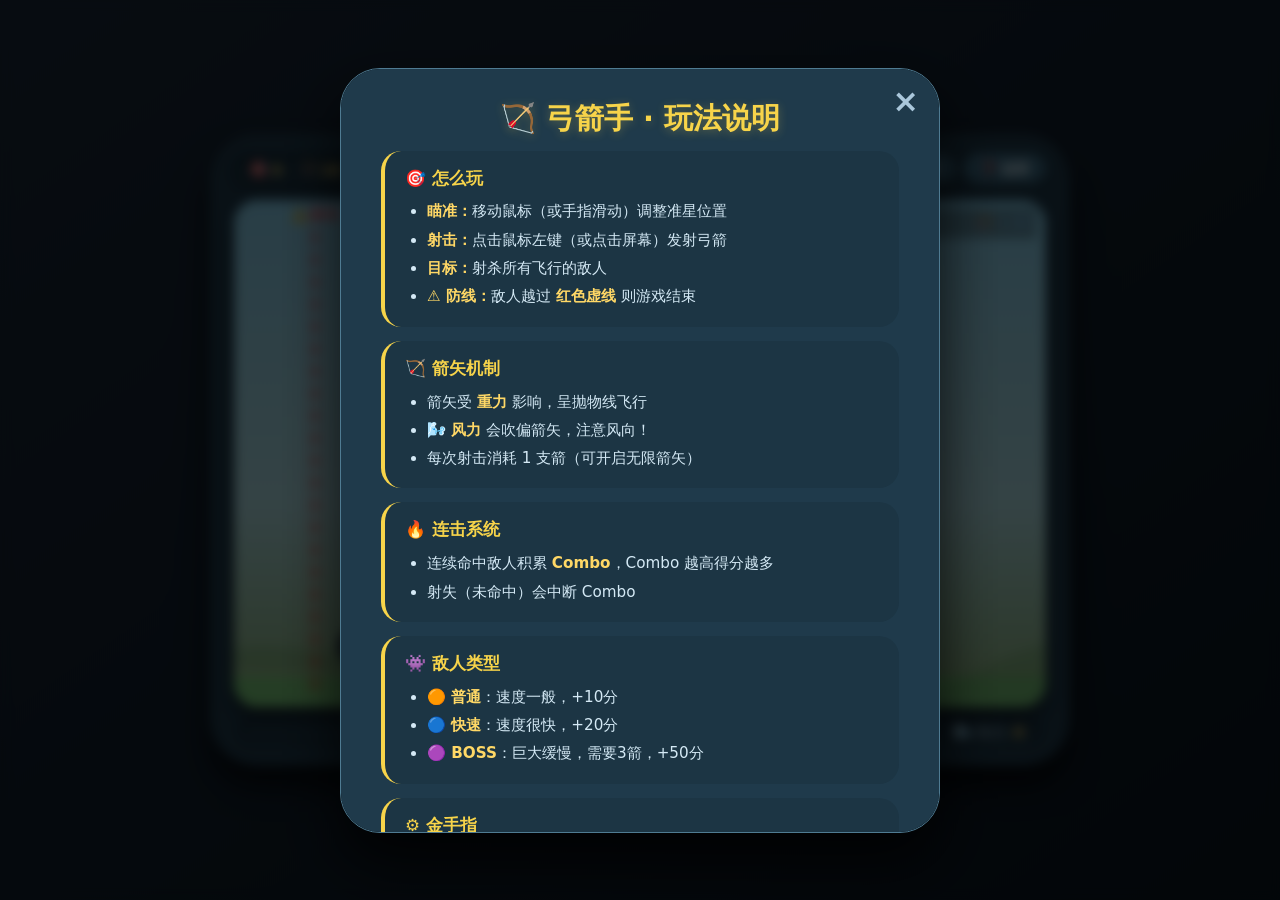
<file: gong_jian_shou/index.html>
<!DOCTYPE html>
<html lang="zh">
<head>
    <meta charset="UTF-8">
    <meta name="viewport" content="width=device-width, initial-scale=1.0, maximum-scale=1.0, user-scalable=no">
    <title>🏹 弓箭手 · 射击游戏</title>
    <link rel="stylesheet" href="style.css">
</head>
<body>
    <div class="game-wrapper">
        <div class="game-container">
            <!-- 顶部信息栏 -->
            <div class="header">
                <div class="stats">
                    <span>🎯 <span id="scoreDisplay">0</span></span>
                    <span>🏹 <span id="arrowsDisplay">20</span></span>
                    <span>🔥 <span id="comboDisplay">0</span></span>
                    <span>🏆 <span id="bestDisplay">0</span></span>
                    <span id="cheatBadge" style="display:none;color:#ff6b6b;">⚡作弊</span>
                </div>
                <div class="controls">
                    <button id="settingsBtn">⚙️</button>
                    <button id="restartBtn">🔄 重来</button>
                    <button id="helpBtn">❓ 说明</button>
                </div>
            </div>

            <!-- 游戏画布 -->
            <canvas id="gameCanvas" width="800" height="500"></canvas>

            <!-- 底部状态栏 -->
            <div class="footer">
                <div id="statusBar" class="status-bar">
                    🎯 鼠标移动瞄准 · 左键射击
                </div>
                <div class="wind-display">
                    🌬️ 风力: <span id="windDisplay">0</span>
                </div>
            </div>
        </div>

        <!-- ===== 设置面板 ===== -->
        <div id="settingsModal" class="modal">
            <div class="modal-content settings-content">
                <span id="closeSettings" class="close">&times;</span>
                <h2>⚙️ 游戏设置</h2>
                <div class="settings-body">
                    <div class="settings-group">
                        <h3>🎯 金手指（开启后不计成绩）</h3>
                        <div class="setting-row">
                            <label>🏹 无限箭矢</label>
                            <button id="infiniteArrowsBtn" class="toggle-btn off">关闭</button>
                        </div>
                        <div class="setting-row">
                            <label>🛡️ 无敌模式（敌人无法到达终点）</label>
                            <button id="godModeBtn" class="toggle-btn off">关闭</button>
                        </div>
                        <div class="setting-row">
                            <label>💀 一击必杀</label>
                            <button id="oneHitKillBtn" class="toggle-btn off">关闭</button>
                        </div>
                        <div class="setting-row cheat-indicator">
                            ⚠️ 开启金手指将 <strong style="color:#ff6b6b;">不计入最高分</strong>
                        </div>
                    </div>
                    <div class="settings-group">
                        <h3>🎵 音效</h3>
                        <div class="setting-row">
                            <label>音效开关</label>
                            <button id="soundToggleBtn" class="toggle-btn on">🔊 开启</button>
                        </div>
                    </div>
                    <div class="settings-group">
                        <h3>🎨 显示</h3>
                        <div class="setting-row">
                            <label>显示防线</label>
                            <button id="showLineBtn" class="toggle-btn on">✅ 显示</button>
                        </div>
                    </div>
                </div>
                <button id="closeSettingsBtn" class="help-close-btn">确定</button>
            </div>
        </div>

        <!-- ===== 玩法说明弹窗 ===== -->
        <div id="helpModal" class="modal">
            <div class="modal-content">
                <span id="closeHelp" class="close">&times;</span>
                <h2>🏹 弓箭手 · 玩法说明</h2>
                <div class="help-body">
                    <div class="help-section">
                        <h3>🎯 怎么玩</h3>
                        <ul>
                            <li><strong>瞄准：</strong>移动鼠标（或手指滑动）调整准星位置</li>
                            <li><strong>射击：</strong>点击鼠标左键（或点击屏幕）发射弓箭</li>
                            <li><strong>目标：</strong>射杀所有飞行的敌人</li>
                            <li><strong>⚠️ 防线：</strong>敌人越过 <strong>红色虚线</strong> 则游戏结束</li>
                        </ul>
                    </div>
                    <div class="help-section">
                        <h3>🏹 箭矢机制</h3>
                        <ul>
                            <li>箭矢受 <strong>重力</strong> 影响，呈抛物线飞行</li>
                            <li><strong>🌬️ 风力</strong> 会吹偏箭矢，注意风向！</li>
                            <li>每次射击消耗 1 支箭（可开启无限箭矢）</li>
                        </ul>
                    </div>
                    <div class="help-section">
                        <h3>🔥 连击系统</h3>
                        <ul>
                            <li>连续命中敌人积累 <strong>Combo</strong>，Combo 越高得分越多</li>
                            <li>射失（未命中）会中断 Combo</li>
                        </ul>
                    </div>
                    <div class="help-section">
                        <h3>👾 敌人类型</h3>
                        <ul>
                            <li><strong>🟠 普通</strong>：速度一般，+10分</li>
                            <li><strong>🔵 快速</strong>：速度很快，+20分</li>
                            <li><strong>🟣 BOSS</strong>：巨大缓慢，需要3箭，+50分</li>
                        </ul>
                    </div>
                    <div class="help-section">
                        <h3>⚙️ 金手指</h3>
                        <ul>
                            <li><strong>无限箭矢</strong>：箭矢用不完</li>
                            <li><strong>无敌模式</strong>：敌人越过防线也不结束</li>
                            <li><strong>一击必杀</strong>：一箭消灭任何敌人</li>
                            <li>⚠️ 开启金手指 <strong style="color:#ff6b6b;">不计入最高分</strong></li>
                        </ul>
                    </div>
                </div>
                <button id="closeHelpBtn" class="help-close-btn">开始射箭！</button>
            </div>
        </div>

        <!-- ===== 游戏结束弹窗 ===== -->
        <div id="gameOverModal" class="modal">
            <div class="modal-content gameover-content">
                <h2 id="gameOverTitle">💔 游戏结束</h2>
                <p id="gameOverReason" style="color:#b3d9ec;margin-bottom:12px;"></p>
                <div class="gameover-stats">
                    <div class="go-row"><span>最终得分</span><span id="finalScore">0</span></div>
                    <div class="go-row"><span>最高纪录</span><span id="finalBest">0</span></div>
                    <div class="go-row"><span>最大连击</span><span id="finalCombo">0</span></div>
                    <div class="go-row"><span>击杀数</span><span id="finalKills">0</span></div>
                    <div class="go-row" id="cheatWarning" style="display:none;color:#ff6b6b;">
                        <span>⚠️ 金手指模式</span>
                        <span>不计入成绩</span>
                    </div>
                </div>
                <button id="restartFromGameOverBtn" class="help-close-btn">🔄 再来一局</button>
            </div>
        </div>
    </div>

    <script src="script.js"></script>
</body>
</html>
</file>
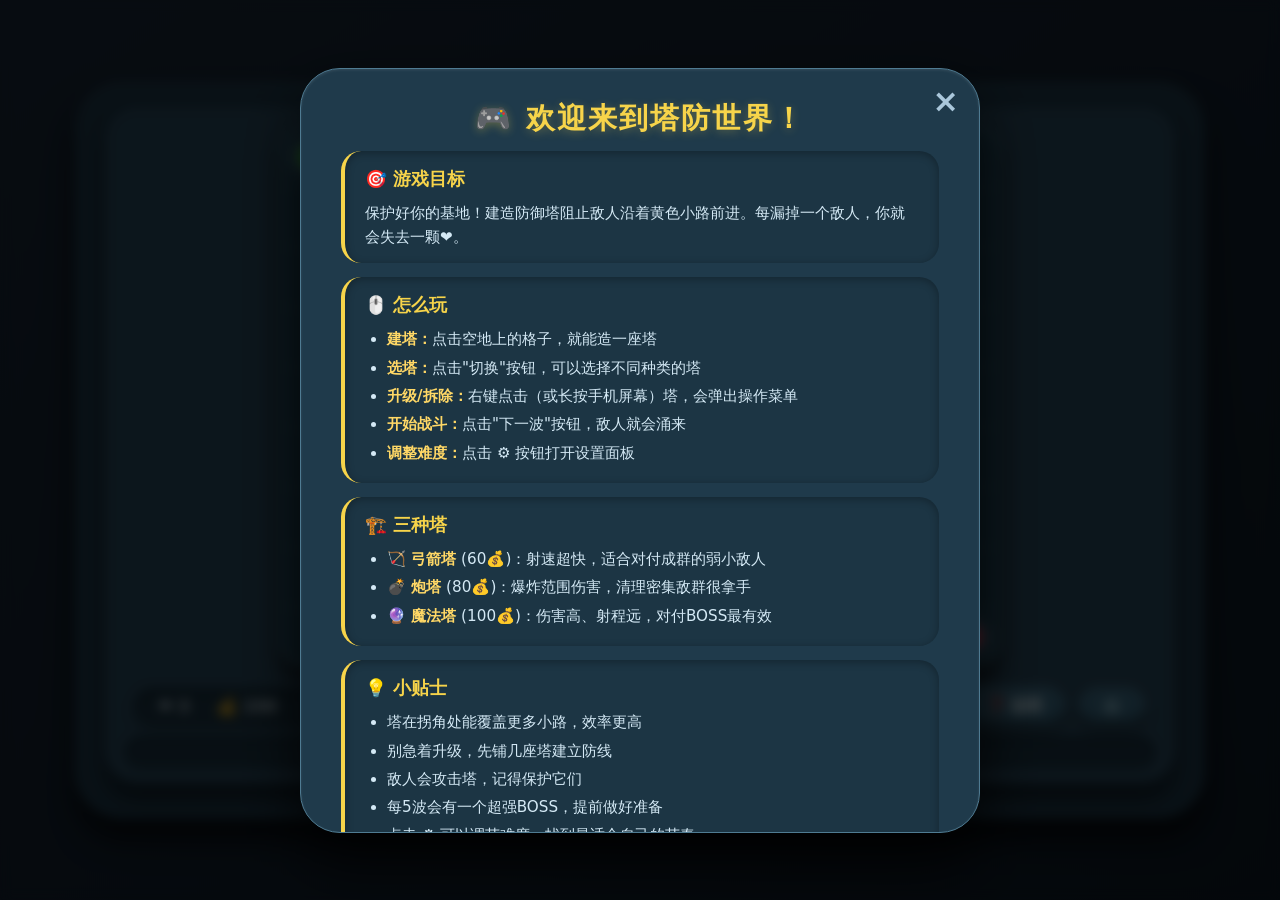
<file: ta_fang/index.html>
<!DOCTYPE html>
<html lang="zh">
<head>
    <link rel="icon" href="data:image/svg+xml,<svg xmlns='http://www.w3.org/2000/svg' viewBox='0 0 100 100'><text y='.9em' font-size='90'>🏰</text></svg>">
    <meta charset="UTF-8">
    <meta name="viewport" content="width=device-width, initial-scale=1.0, maximum-scale=1.0, user-scalable=no">
    <title>塔防 · 终极版</title>
    <link rel="stylesheet" href="style.css">
</head>
<body>
    <div class="game-container">
        <div class="game-panel">
            <canvas id="gameCanvas" width="720" height="540"></canvas>
            
            <div class="ui-bar">
                <div class="stats">
                    <span>❤️ <span id="livesDisplay">3</span></span>
                    <span>💰 <span id="goldDisplay">150</span></span>
                    <span>🐾 <span id="waveDisplay">0</span></span>
                    <span>🏆 <span id="enemiesKilledDisplay">0</span></span>
                </div>
                <div class="actions">
                    <div class="tower-hint" id="towerHint">
                        <span id="selectedTowerDisplay">🏹 弓箭塔</span>
                        <button id="switchTowerBtn" class="small-btn">切换</button>
                        <span class="hint-text" id="hintText">| 点击空地建造</span>
                    </div>
                    <button id="nextWaveBtn">⚔️ 下一波</button>
                    <button id="restartBtn">🔄 重来</button>
                    <button id="helpBtn">❓ 说明</button>
                    <button id="settingsBtn">⚙️</button>
                </div>
            </div>
            <div id="towerInfo" class="tower-info"></div>
        </div>
    </div>

    <!-- ⚙️ 设置面板 -->
    <div id="settingsModal" class="modal">
        <div class="modal-content settings-content">
            <span id="closeSettings" class="close">&times;</span>
            <h2>⚙️ 游戏设置</h2>
            <div class="settings-body">
                <div class="settings-group">
                    <h3>🎯 难度调节</h3>
                    <div class="setting-row">
                        <label>难度倍率</label>
                        <div class="range-control">
                            <input type="range" id="difficultySlider" min="1" max="20" value="12" step="0.5">
                            <span id="difficultyValue">12x</span>
                        </div>
                        <div class="range-labels">
                            <span>简单 (1x)</span>
                            <span>地狱 (20x)</span>
                        </div>
                    </div>
                    <div class="setting-row">
                        <label>速度倍率</label>
                        <div class="range-control">
                            <input type="range" id="speedSlider" min="0.5" max="4" value="2" step="0.1">
                            <span id="speedValue">2.0x</span>
                        </div>
                    </div>
                </div>

                <div class="settings-group">
                    <h3>💰 经济调节</h3>
                    <div class="setting-row">
                        <label>初始金币</label>
                        <div class="range-control">
                            <input type="range" id="startGoldSlider" min="50" max="500" value="150" step="10">
                            <span id="startGoldValue">150</span>
                        </div>
                    </div>
                    <div class="setting-row">
                        <label>击杀奖励倍率</label>
                        <div class="range-control">
                            <input type="range" id="rewardSlider" min="0.5" max="5" value="1" step="0.1">
                            <span id="rewardValue">1.0x</span>
                        </div>
                    </div>
                </div>

                <div class="settings-group">
                    <h3>🏗️ 塔属性调节</h3>
                    <div class="setting-row">
                        <label>塔基础伤害</label>
                        <div class="range-control">
                            <input type="range" id="towerDamageSlider" min="5" max="100" value="20" step="1">
                            <span id="towerDamageValue">20</span>
                        </div>
                    </div>
                    <div class="setting-row">
                        <label>塔基础射程</label>
                        <div class="range-control">
                            <input type="range" id="towerRangeSlider" min="60" max="250" value="120" step="5">
                            <span id="towerRangeValue">120</span>
                        </div>
                    </div>
                    <div class="setting-row">
                        <label>塔基础攻速 (数值越小越快)</label>
                        <div class="range-control">
                            <input type="range" id="towerFireRateSlider" min="8" max="80" value="30" step="1">
                            <span id="towerFireRateValue">30</span>
                        </div>
                    </div>
                </div>

                <div class="settings-group">
                    <h3>🎵 音效</h3>
                    <div class="setting-row">
                        <label>音效开关</label>
                        <button id="soundToggleBtn" class="toggle-btn">🔊 开启</button>
                    </div>
                </div>

                <div class="settings-actions">
                    <button id="applySettingsBtn" class="help-close-btn">✅ 应用设置</button>
                    <button id="resetSettingsBtn" class="reset-btn">↩️ 恢复默认</button>
                </div>
            </div>
        </div>
    </div>

    <!-- 塔类型切换菜单 -->
    <div id="towerMenu" class="tower-menu" style="display:none;">
        <div class="tower-option" data-type="arrow">
            <span class="tower-icon">🏹</span>
            <span class="tower-name">弓箭塔</span>
            <span class="tower-desc">攻速快·伤害低</span>
        </div>
        <div class="tower-option" data-type="cannon">
            <span class="tower-icon">💣</span>
            <span class="tower-name">炮塔</span>
            <span class="tower-desc">范围伤害·攻速慢</span>
        </div>
        <div class="tower-option" data-type="magic">
            <span class="tower-icon">🔮</span>
            <span class="tower-name">魔法塔</span>
            <span class="tower-desc">高伤害·射程远</span>
        </div>
    </div>

    <!-- 右键/长按菜单 -->
    <div id="contextMenu" class="context-menu" style="display:none;">
        <div class="menu-item" id="menuInfo">📊 信息</div>
        <div class="menu-item" id="menuUpgrade">⬆️ 升级</div>
        <div class="menu-item" id="menuSell">💰 拆除 (返还50%)</div>
        <div class="menu-item" id="menuCancel">❌ 取消</div>
    </div>

    <!-- 塔信息弹窗 -->
    <div id="towerInfoModal" class="modal info-modal">
        <div class="modal-content info-content">
            <span id="closeInfo" class="close">&times;</span>
            <h2 id="infoTitle">🏰 塔信息</h2>
            <div id="infoBody" class="info-body">
                <div class="info-row"><span>等级</span><span id="infoLevel">1</span></div>
                <div class="info-row"><span>类型</span><span id="infoType">弓箭塔</span></div>
                <div class="info-row"><span>伤害</span><span id="infoDamage">15</span></div>
                <div class="info-row"><span>射程</span><span id="infoRange">130</span></div>
                <div class="info-row"><span>攻速</span><span id="infoSpeed">快</span></div>
                <div class="info-row"><span>生命值</span><span id="infoHealth">100/100</span></div>
                <div class="info-row"><span>建造花费</span><span id="infoCost">60💰</span></div>
                <div class="info-row"><span>升级花费</span><span id="infoUpgradeCost">30💰</span></div>
            </div>
            <button id="closeInfoBtn" class="help-close-btn">知道了</button>
        </div>
    </div>

    <!-- 玩法说明弹窗 -->
    <div id="helpModal" class="modal">
        <div class="modal-content">
            <span id="closeHelp" class="close">&times;</span>
            <h2>🎮 欢迎来到塔防世界！</h2>
            <div class="help-body">
                <div class="help-section">
                    <h3>🎯 游戏目标</h3>
                    <p>保护好你的基地！建造防御塔阻止敌人沿着黄色小路前进。每漏掉一个敌人，你就会失去一颗❤️。</p>
                </div>
                <div class="help-section">
                    <h3>🖱️ 怎么玩</h3>
                    <ul>
                        <li><strong>建塔：</strong>点击空地上的格子，就能造一座塔</li>
                        <li><strong>选塔：</strong>点击"切换"按钮，可以选择不同种类的塔</li>
                        <li><strong>升级/拆除：</strong>右键点击（或长按手机屏幕）塔，会弹出操作菜单</li>
                        <li><strong>开始战斗：</strong>点击"下一波"按钮，敌人就会涌来</li>
                        <li><strong>调整难度：</strong>点击 ⚙️ 按钮打开设置面板</li>
                    </ul>
                </div>
                <div class="help-section">
                    <h3>🏗️ 三种塔</h3>
                    <ul>
                        <li><strong>🏹 弓箭塔</strong> (60💰)：射速超快，适合对付成群的弱小敌人</li>
                        <li><strong>💣 炮塔</strong> (80💰)：爆炸范围伤害，清理密集敌群很拿手</li>
                        <li><strong>🔮 魔法塔</strong> (100💰)：伤害高、射程远，对付BOSS最有效</li>
                    </ul>
                </div>
                <div class="help-section">
                    <h3>💡 小贴士</h3>
                    <ul>
                        <li>塔在拐角处能覆盖更多小路，效率更高</li>
                        <li>别急着升级，先铺几座塔建立防线</li>
                        <li>敌人会攻击塔，记得保护它们</li>
                        <li>每5波会有一个超强BOSS，提前做好准备</li>
                        <li>点击 ⚙️ 可以调节难度，找到最适合自己的节奏</li>
                    </ul>
                </div>
            </div>
            <button id="closeHelpBtn" class="help-close-btn">开始游戏！</button>
        </div>
    </div>

    <script src="script.js"></script>
</body>
</html>
</file>
<file: gong_jian_shou/style.css>
* {
    box-sizing: border-box;
    user-select: none;
    margin: 0;
    padding: 0;
}

body {
    background: linear-gradient(145deg, #1a2a3a, #0a1520);
    min-height: 100vh;
    display: flex;
    justify-content: center;
    align-items: center;
    font-family: 'Segoe UI', Roboto, system-ui, sans-serif;
    margin: 0;
    padding: 16px;
    touch-action: manipulation;
}

.game-wrapper {
    width: 100%;
    max-width: 860px;
    margin: 0 auto;
}

.game-container {
    background: #1f3a4b;
    padding: 20px 24px 20px 24px;
    border-radius: 48px;
    box-shadow: 0 20px 30px rgba(0,0,0,0.7), inset 0 2px 5px rgba(255,255,255,0.06);
}

/* ===== 顶部栏 ===== */
.header {
    display: flex;
    justify-content: space-between;
    align-items: center;
    margin-bottom: 14px;
    flex-wrap: wrap;
    gap: 10px;
}

.stats {
    display: flex;
    gap: 18px;
    background: #1c3544;
    padding: 6px 16px;
    border-radius: 60px;
    box-shadow: inset 0 3px 6px #0c1e28, 0 5px 10px rgba(0,0,0,0.3);
    flex-wrap: wrap;
    align-items: center;
}

.stats span {
    color: #d4e9f5;
    font-weight: 600;
    font-size: 0.9rem;
    display: flex;
    align-items: center;
    gap: 4px;
}

.stats span:nth-child(1) { color: #ffd866; }
.stats span:nth-child(2) { color: #7fc3ff; }
.stats span:nth-child(3) { color: #ff6b6b; }
.stats span:nth-child(4) { color: #ffd700; }

#cheatBadge {
    color: #ff6b6b;
    font-weight: 800;
    font-size: 0.85rem;
    background: rgba(255,0,0,0.15);
    padding: 2px 10px;
    border-radius: 20px;
}

.controls {
    display: flex;
    gap: 8px;
    flex-wrap: wrap;
}

.controls button {
    background: #3b6b84;
    border: none;
    padding: 6px 16px;
    border-radius: 40px;
    font-weight: 700;
    font-size: 0.85rem;
    color: #ecf9ff;
    box-shadow: inset 0 -4px 0 #1e3f52, 0 4px 10px rgba(0,0,0,0.3);
    cursor: pointer;
    border: 1px solid #69a0bb;
    transition: all 0.07s ease;
}

.controls button:active {
    transform: translateY(2px);
    box-shadow: inset 0 -2px 0 #1e3f52;
}

.controls button:hover {
    background: #4a7f9c;
}

/* ===== 画布 ===== */
canvas {
    display: block;
    margin: 0 auto;
    border-radius: 24px;
    background: #87CEEB;
    box-shadow: inset 0 0 0 2px #4f7b92, 0 10px 15px rgba(0,0,0,0.5);
    cursor: crosshair;
    width: 100%;
    height: auto;
    aspect-ratio: 800/500;
    touch-action: none;
}

/* ===== 底部栏 ===== */
.footer {
    display: flex;
    justify-content: space-between;
    align-items: center;
    margin-top: 12px;
    padding: 0 4px;
    flex-wrap: wrap;
    gap: 8px;
}

.status-bar {
    color: #b3d9ec;
    font-size: 0.9rem;
    background: #1c3544;
    padding: 4px 18px;
    border-radius: 40px;
    box-shadow: inset 0 2px 5px #0b1a26;
    flex: 1;
    min-width: 120px;
    text-align: center;
}

.wind-display {
    color: #b3d9ec;
    font-size: 0.9rem;
    background: #1c3544;
    padding: 4px 18px;
    border-radius: 40px;
    box-shadow: inset 0 2px 5px #0b1a26;
    white-space: nowrap;
}

#windDisplay {
    font-weight: 700;
    color: #ffd866;
}

/* ===== 设置面板 ===== */
.settings-content {
    max-width: 460px;
    padding: 24px 28px 28px 28px;
}

.settings-content h2 {
    color: #f7d44a;
    text-align: center;
    font-size: 1.5rem;
    margin: 0 0 14px 0;
}

.settings-body {
    max-height: 55vh;
    overflow-y: auto;
    padding-right: 4px;
}

.settings-group {
    background: #1c3544;
    border-radius: 14px;
    padding: 12px 16px;
    margin-bottom: 12px;
    border-left: 3px solid #f7d44a;
}

.settings-group h3 {
    color: #f7d44a;
    margin: 0 0 10px 0;
    font-size: 0.95rem;
}

.setting-row {
    display: flex;
    justify-content: space-between;
    align-items: center;
    padding: 4px 0;
    margin-bottom: 6px;
}

.setting-row:last-child {
    margin-bottom: 0;
}

.setting-row label {
    color: #b3d9ec;
    font-size: 0.9rem;
}

.cheat-indicator {
    color: #ff6b6b;
    font-size: 0.8rem;
    padding-top: 6px;
    border-top: 1px solid rgba(255,255,255,0.05);
    margin-top: 6px;
}

.toggle-btn {
    padding: 4px 16px;
    border-radius: 30px;
    border: none;
    font-weight: 700;
    font-size: 0.8rem;
    cursor: pointer;
    transition: 0.15s;
    min-width: 70px;
}

.toggle-btn.on {
    background: #2ecc71;
    color: #fff;
}

.toggle-btn.off {
    background: #e74c3c;
    color: #fff;
}

.toggle-btn:hover {
    transform: scale(1.04);
}

.settings-body::-webkit-scrollbar {
    width: 4px;
}
.settings-body::-webkit-scrollbar-track {
    background: #1c3544;
    border-radius: 10px;
}
.settings-body::-webkit-scrollbar-thumb {
    background: #4f7b92;
    border-radius: 10px;
}

/* ===== 弹窗通用 ===== */
.modal {
    display: none;
    position: fixed;
    z-index: 1000;
    left: 0;
    top: 0;
    width: 100%;
    height: 100%;
    background-color: rgba(0,0,0,0.7);
    backdrop-filter: blur(6px);
    animation: fadeIn 0.3s ease;
}

.modal.show {
    display: flex;
    justify-content: center;
    align-items: center;
}

@keyframes fadeIn {
    from { opacity: 0; transform: scale(0.9); }
    to { opacity: 1; transform: scale(1); }
}

.modal-content {
    background: #1f3a4b;
    padding: 30px 40px 35px 40px;
    border-radius: 40px;
    max-width: 600px;
    width: 90%;
    max-height: 85vh;
    overflow-y: auto;
    box-shadow: 0 30px 60px rgba(0,0,0,0.8);
    border: 1px solid #4f7b92;
    position: relative;
}

.modal-content h2 {
    color: #f7d44a;
    text-align: center;
    font-size: 1.8rem;
    margin: 0 0 12px 0;
    text-shadow: 0 2px 10px rgba(247, 212, 74, 0.3);
}

.close {
    position: absolute;
    right: 20px;
    top: 16px;
    color: #aac7db;
    font-size: 32px;
    font-weight: bold;
    cursor: pointer;
    transition: 0.2s;
    line-height: 1;
}

.close:hover {
    color: #f7d44a;
    transform: rotate(90deg);
}

.help-body {
    color: #d4e9f5;
    font-size: 0.95rem;
    line-height: 1.6;
}

.help-section {
    background: #1c3544;
    border-radius: 20px;
    padding: 14px 20px;
    margin-bottom: 14px;
    border-left: 4px solid #f7d44a;
}

.help-section h3 {
    color: #f7d44a;
    margin: 0 0 8px 0;
    font-size: 1.05rem;
}

.help-section ul {
    margin: 4px 0 0 0;
    padding-left: 22px;
}

.help-section li {
    margin-bottom: 4px;
}

.help-section strong {
    color: #ffd866;
}

.help-close-btn {
    display: block;
    margin: 18px auto 0 auto;
    padding: 10px 40px;
    background: #f7d44a;
    color: #1a2a3a;
    font-weight: 800;
    font-size: 1.1rem;
    border: none;
    border-radius: 40px;
    cursor: pointer;
    box-shadow: 0 4px 15px rgba(247, 212, 74, 0.3);
    transition: 0.2s;
}

.help-close-btn:hover {
    background: #ffe070;
    transform: scale(1.04);
}

/* ===== 游戏结束弹窗 ===== */
.gameover-content {
    text-align: center;
    max-width: 420px;
}

.gameover-stats {
    display: flex;
    flex-direction: column;
    gap: 10px;
    margin: 16px 0;
}

.go-row {
    display: flex;
    justify-content: space-between;
    padding: 8px 16px;
    background: #1c3544;
    border-radius: 12px;
    color: #d4e9f5;
    font-size: 1.05rem;
}

.go-row span:last-child {
    color: #f7d44a;
    font-weight: 700;
}

#gameOverReason {
    color: #b3d9ec;
    font-size: 0.95rem;
    margin-bottom: 8px;
}

/* ===== 手机端适配 ===== */
@media (max-width: 600px) {
    .game-container {
        padding: 12px 14px 14px 14px;
        border-radius: 32px;
    }

    .header {
        flex-direction: column;
        align-items: stretch;
        gap: 8px;
    }

    .stats {
        justify-content: center;
        gap: 12px;
        padding: 4px 12px;
        font-size: 0.75rem;
    }

    .stats span {
        font-size: 0.75rem;
    }

    .controls {
        justify-content: center;
    }

    .controls button {
        padding: 4px 12px;
        font-size: 0.75rem;
    }

    .footer {
        flex-direction: column;
        align-items: stretch;
        gap: 6px;
    }

    .status-bar {
        font-size: 0.75rem;
        padding: 3px 12px;
    }

    .wind-display {
        font-size: 0.75rem;
        padding: 3px 12px;
        text-align: center;
    }

    .modal-content {
        padding: 20px 18px 24px 18px;
    }

    .modal-content h2 {
        font-size: 1.3rem;
    }

    .settings-content {
        padding: 16px;
    }

    .setting-row {
        flex-wrap: wrap;
        gap: 4px;
    }

    .setting-row label {
        font-size: 0.8rem;
    }
}

@media (pointer: coarse) {
    .status-bar {
        font-size: 0.8rem;
    }
}
</file>
<file: ta_fang/style.css>
* {
    box-sizing: border-box;
    user-select: none;
}
body {
    background: linear-gradient(145deg, #1a2a3a, #0e1a26);
    min-height: 100vh;
    margin: 0;
    display: flex;
    justify-content: center;
    align-items: center;
    font-family: 'Segoe UI', Roboto, system-ui, sans-serif;
    touch-action: manipulation;
}
.game-container {
    background: #1f3a4b;
    padding: 25px 30px 30px 30px;
    border-radius: 48px;
    box-shadow: 0 20px 30px rgba(0,0,0,0.7), inset 0 2px 5px rgba(255,255,255,0.08);
}
.game-panel {
    background: #2b4a5e;
    border-radius: 32px;
    padding: 20px;
    box-shadow: inset 0 -6px 0 #10222e, 0 10px 20px rgba(0,0,0,0.5);
}
canvas {
    display: block;
    margin: 0 auto;
    border-radius: 24px;
    background: #234a5e;
    box-shadow: inset 0 0 0 2px #4f7b92, 0 10px 15px rgba(0,0,0,0.6);
    cursor: crosshair;
    width: 720px;
    height: 540px;
    touch-action: none;
}
.ui-bar {
    display: flex;
    justify-content: space-between;
    align-items: center;
    margin-top: 20px;
    padding: 0 10px;
    color: #d4e9f5;
    text-shadow: 0 2px 3px #0b1a24;
    font-weight: 600;
    flex-wrap: wrap;
    gap: 12px;
}
.stats {
    display: flex;
    gap: 28px;
    background: #1c3544;
    padding: 8px 24px;
    border-radius: 60px;
    box-shadow: inset 0 3px 6px #0c1e28, 0 5px 10px rgba(0,0,0,0.3);
    flex-wrap: wrap;
}
.stats span {
    display: flex;
    align-items: center;
    gap: 6px;
}
.actions {
    display: flex;
    gap: 14px;
    flex-wrap: wrap;
    align-items: center;
}
button {
    background: #3b6b84;
    border: none;
    padding: 8px 22px;
    border-radius: 40px;
    font-weight: 700;
    font-size: 1rem;
    color: #ecf9ff;
    box-shadow: inset 0 -5px 0 #1e3f52, 0 6px 10px rgba(0,0,0,0.4);
    transition: all 0.07s ease;
    cursor: pointer;
    border: 1px solid #69a0bb;
    touch-action: manipulation;
}
button:active {
    transform: translateY(3px);
    box-shadow: inset 0 -2px 0 #1e3f52;
}
button:hover {
    background: #4a7f9c;
    border-color: #8fc1db;
}
button:focus-visible {
    outline: 2px solid #f7d44a;
    outline-offset: 2px;
}
.small-btn {
    padding: 4px 12px;
    font-size: 0.85rem;
}
.tower-hint {
    background: #1c3544;
    padding: 6px 16px;
    border-radius: 40px;
    font-size: 0.9rem;
    color: #b3d9ec;
    box-shadow: inset 0 2px 5px #0b1a26;
    display: flex;
    align-items: center;
    gap: 6px;
    flex-wrap: wrap;
}
.tower-hint strong {
    color: #f7d44a;
}
.hint-text {
    color: #8ab4cc;
    font-size: 0.85rem;
}
.tower-info {
    margin-top: 10px;
    padding: 6px 18px;
    background: #1c3544;
    border-radius: 30px;
    color: #cbe5f5;
    font-size: 0.9rem;
    text-align: center;
    min-height: 32px;
    box-shadow: inset 0 2px 5px #0b1a26;
    transition: all 0.2s;
}

/* ===== 设置面板 ===== */
.settings-content {
    max-width: 520px;
    padding: 25px 30px 30px 30px;
}
.settings-content h2 {
    color: #f7d44a;
    text-align: center;
    font-size: 1.6rem;
    margin: 0 0 16px 0;
}
.settings-body {
    max-height: 60vh;
    overflow-y: auto;
    padding-right: 4px;
}
.settings-group {
    background: #1c3544;
    border-radius: 16px;
    padding: 14px 18px;
    margin-bottom: 14px;
    border-left: 3px solid #f7d44a;
}
.settings-group h3 {
    color: #f7d44a;
    margin: 0 0 12px 0;
    font-size: 1rem;
}
.setting-row {
    margin-bottom: 12px;
}
.setting-row:last-child {
    margin-bottom: 0;
}
.setting-row label {
    display: block;
    color: #b3d9ec;
    font-size: 0.9rem;
    margin-bottom: 4px;
}
.range-control {
    display: flex;
    align-items: center;
    gap: 12px;
}
.range-control input[type="range"] {
    flex: 1;
    height: 4px;
    -webkit-appearance: none;
    background: #3a6a7e;
    border-radius: 4px;
    outline: none;
}
.range-control input[type="range"]::-webkit-slider-thumb {
    -webkit-appearance: none;
    width: 16px;
    height: 16px;
    border-radius: 50%;
    background: #f7d44a;
    cursor: pointer;
    box-shadow: 0 2px 8px rgba(247, 212, 74, 0.4);
}
.range-control input[type="range"]::-moz-range-thumb {
    width: 16px;
    height: 16px;
    border-radius: 50%;
    background: #f7d44a;
    cursor: pointer;
    border: none;
}
.range-control span {
    min-width: 45px;
    color: #f7d44a;
    font-weight: 700;
    font-size: 0.95rem;
    text-align: center;
}
.range-labels {
    display: flex;
    justify-content: space-between;
    font-size: 0.7rem;
    color: #6a8a9a;
    margin-top: 2px;
}
.settings-actions {
    display: flex;
    gap: 12px;
    margin-top: 18px;
    flex-wrap: wrap;
}
.settings-actions button {
    flex: 1;
    min-width: 120px;
}
.reset-btn {
    background: #5a3a3a;
    border-color: #8a5a5a;
}
.reset-btn:hover {
    background: #7a4a4a;
}
.toggle-btn {
    background: #3a6a3a;
    border-color: #5a8a5a;
    padding: 4px 16px;
    font-size: 0.9rem;
}
.toggle-btn.off {
    background: #5a3a3a;
    border-color: #8a5a5a;
}
.settings-body::-webkit-scrollbar {
    width: 4px;
}
.settings-body::-webkit-scrollbar-track {
    background: #1c3544;
    border-radius: 10px;
}
.settings-body::-webkit-scrollbar-thumb {
    background: #4f7b92;
    border-radius: 10px;
}

/* ===== 塔类型切换菜单 ===== */
.tower-menu {
    position: absolute;
    background: #1c3544;
    border-radius: 16px;
    padding: 8px;
    box-shadow: 0 10px 30px rgba(0,0,0,0.8);
    border: 1px solid #4f7b92;
    z-index: 100;
    min-width: 160px;
}
.tower-option {
    padding: 8px 14px;
    border-radius: 10px;
    cursor: pointer;
    display: flex;
    align-items: center;
    gap: 10px;
    transition: 0.15s;
    color: #d4e9f5;
}
.tower-option:hover {
    background: #2a4a5e;
}
.tower-option.active {
    background: #3a6a7e;
    border-left: 3px solid #f7d44a;
}
.tower-icon {
    font-size: 1.4rem;
}
.tower-name {
    font-weight: 600;
    font-size: 0.95rem;
}
.tower-desc {
    font-size: 0.75rem;
    color: #8ab4cc;
}

/* ===== 右键菜单 ===== */
.context-menu {
    position: absolute;
    background: #1c3544;
    border-radius: 12px;
    padding: 6px;
    box-shadow: 0 10px 30px rgba(0,0,0,0.8);
    border: 1px solid #4f7b92;
    z-index: 100;
    min-width: 150px;
}
.menu-item {
    padding: 8px 16px;
    border-radius: 8px;
    cursor: pointer;
    color: #d4e9f5;
    transition: 0.15s;
    font-size: 0.95rem;
    touch-action: manipulation;
}
.menu-item:hover {
    background: #2a4a5e;
}
.menu-item:last-child {
    color: #ff8888;
}
.menu-item:last-child:hover {
    background: #4a2a2a;
}

/* ===== 塔信息弹窗 ===== */
.info-modal .modal-content {
    max-width: 400px;
    padding: 25px 30px 30px 30px;
}
.info-content h2 {
    color: #f7d44a;
    text-align: center;
    font-size: 1.6rem;
    margin: 0 0 16px 0;
}
.info-body {
    display: flex;
    flex-direction: column;
    gap: 8px;
}
.info-row {
    display: flex;
    justify-content: space-between;
    padding: 6px 12px;
    background: #1c3544;
    border-radius: 10px;
    color: #d4e9f5;
    font-size: 0.95rem;
}
.info-row span:first-child {
    color: #8ab4cc;
}
.info-row span:last-child {
    color: #f7d44a;
    font-weight: 600;
}

/* ===== 玩法说明弹窗 ===== */
.modal {
    display: none;
    position: fixed;
    z-index: 1000;
    left: 0;
    top: 0;
    width: 100%;
    height: 100%;
    background-color: rgba(0,0,0,0.7);
    backdrop-filter: blur(6px);
    animation: fadeIn 0.3s ease;
}
.modal.show {
    display: flex;
    justify-content: center;
    align-items: center;
}
@keyframes fadeIn {
    from { opacity: 0; transform: scale(0.9); }
    to { opacity: 1; transform: scale(1); }
}
.modal-content {
    background: #1f3a4b;
    padding: 30px 40px 35px 40px;
    border-radius: 40px;
    max-width: 680px;
    width: 90%;
    max-height: 85vh;
    overflow-y: auto;
    box-shadow: 0 30px 60px rgba(0,0,0,0.8), inset 0 1px 3px rgba(255,255,255,0.1);
    border: 1px solid #4f7b92;
    position: relative;
}
.modal-content h2 {
    color: #f7d44a;
    text-align: center;
    font-size: 1.8rem;
    margin: 0 0 12px 0;
    text-shadow: 0 2px 10px rgba(247, 212, 74, 0.3);
    letter-spacing: 2px;
}
.close {
    position: absolute;
    right: 20px;
    top: 16px;
    color: #aac7db;
    font-size: 32px;
    font-weight: bold;
    cursor: pointer;
    transition: 0.2s;
    line-height: 1;
}
.close:hover {
    color: #f7d44a;
    transform: rotate(90deg);
}
.help-body {
    color: #d4e9f5;
    font-size: 0.95rem;
    line-height: 1.6;
}
.help-section {
    background: #1c3544;
    border-radius: 20px;
    padding: 14px 20px;
    margin-bottom: 14px;
    border-left: 4px solid #f7d44a;
    box-shadow: inset 0 2px 8px rgba(0,0,0,0.3);
}
.help-section h3 {
    color: #f7d44a;
    margin: 0 0 8px 0;
    font-size: 1.1rem;
}
.help-section ul {
    margin: 4px 0 0 0;
    padding-left: 22px;
}
.help-section li {
    margin-bottom: 4px;
}
.help-section p {
    margin: 4px 0 0 0;
}
.help-section strong {
    color: #ffd866;
}
.help-close-btn {
    display: block;
    margin: 18px auto 0 auto;
    padding: 10px 40px;
    background: #f7d44a;
    color: #1a2a3a;
    font-weight: 800;
    font-size: 1.1rem;
    border: none;
    border-radius: 40px;
    cursor: pointer;
    box-shadow: 0 4px 15px rgba(247, 212, 74, 0.3);
    transition: 0.2s;
}
.help-close-btn:hover {
    background: #ffe070;
    transform: scale(1.04);
    box-shadow: 0 6px 25px rgba(247, 212, 74, 0.5);
}
.modal-content::-webkit-scrollbar {
    width: 6px;
}
.modal-content::-webkit-scrollbar-track {
    background: #1c3544;
    border-radius: 10px;
}
.modal-content::-webkit-scrollbar-thumb {
    background: #4f7b92;
    border-radius: 10px;
}

/* ===== 手机端适配 ===== */
@media (max-width: 800px) {
    .game-container { padding: 12px; }
    canvas { 
        width: 100%; 
        height: auto; 
        aspect-ratio: 4/3;
        touch-action: none;
    }
    .stats { gap: 12px; padding: 6px 14px; font-size: 0.85rem; }
    .tower-hint { font-size: 0.8rem; padding: 4px 12px; }
    .hint-text { display: none; }
    button { padding: 6px 14px; font-size: 0.85rem; }
    .modal-content { padding: 20px; }
    .modal-content h2 { font-size: 1.4rem; }
    .info-row { font-size: 0.85rem; padding: 4px 10px; }
    .settings-content { padding: 16px; }
    .settings-actions button { min-width: 80px; font-size: 0.85rem; }
}

@media (pointer: coarse) {
    .hint-text { 
        content: "| 点击建造 · 长按操作"; 
    }
}
</file>
